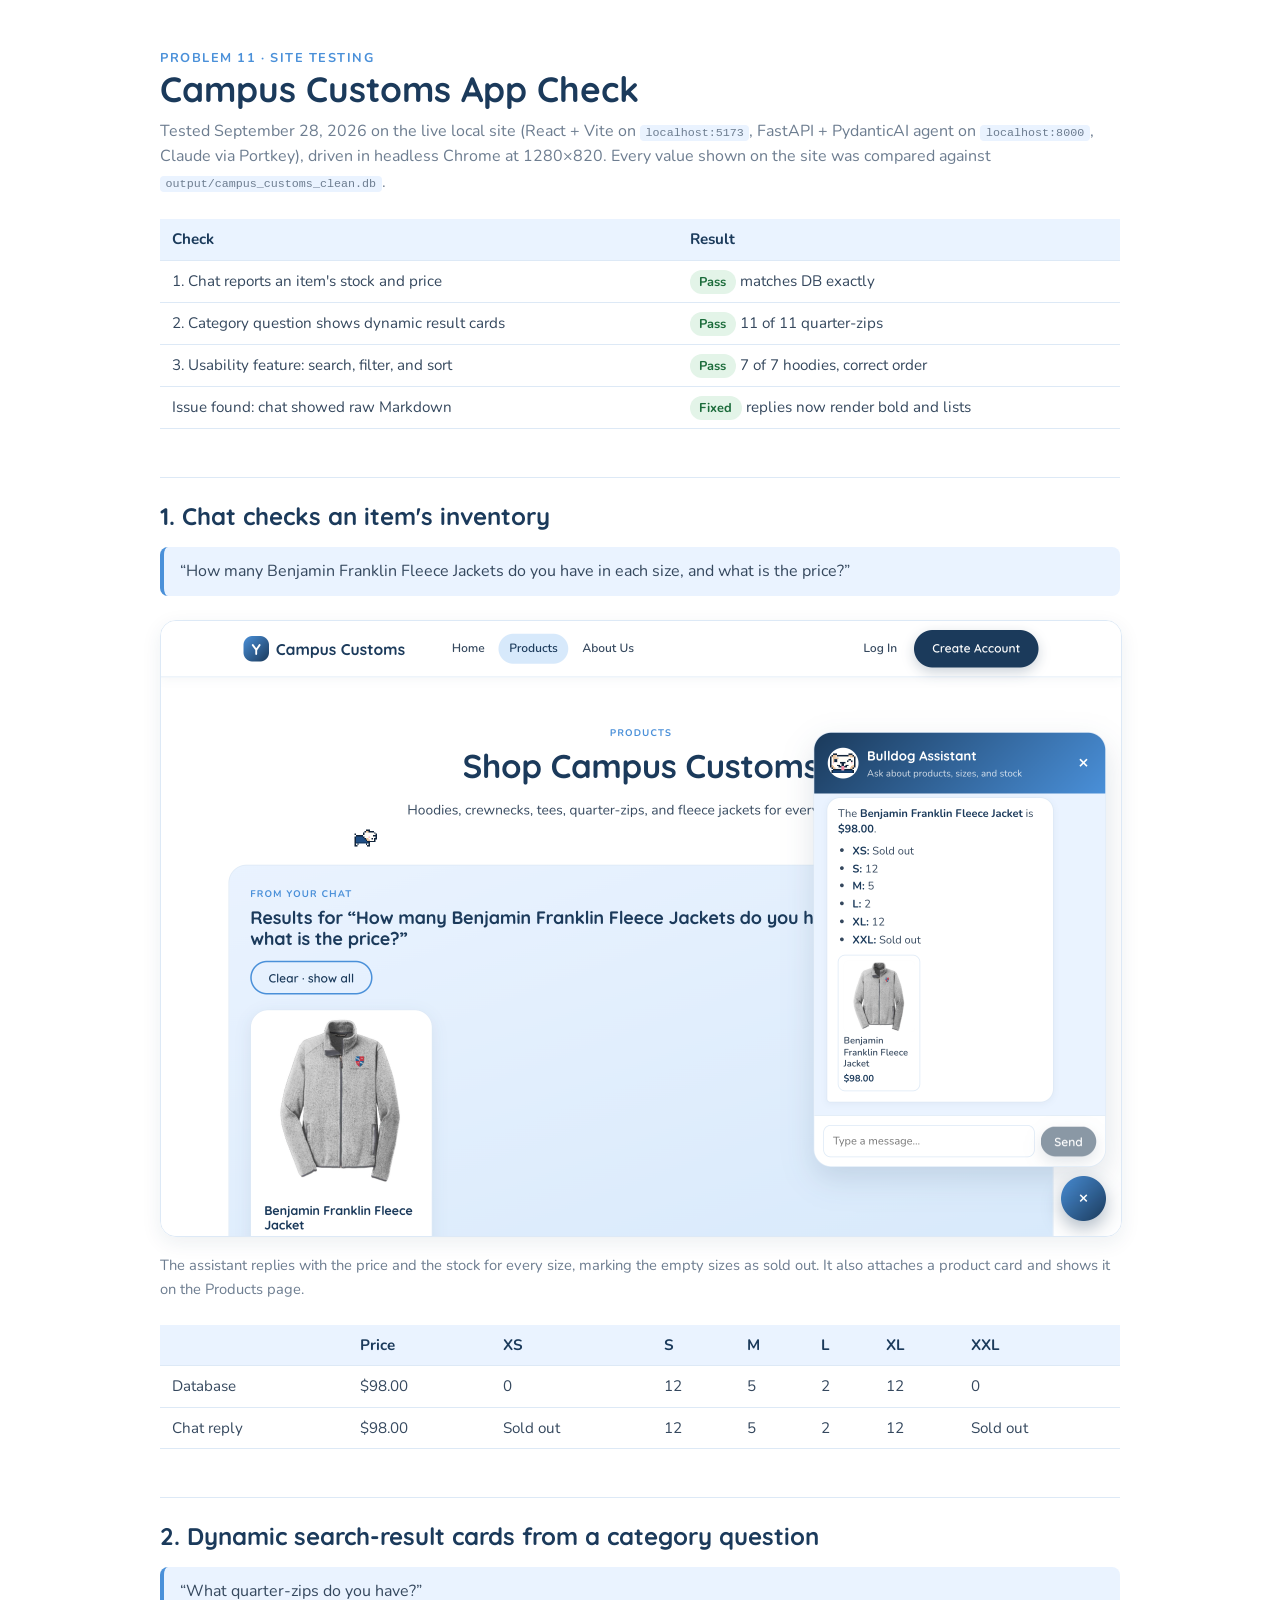
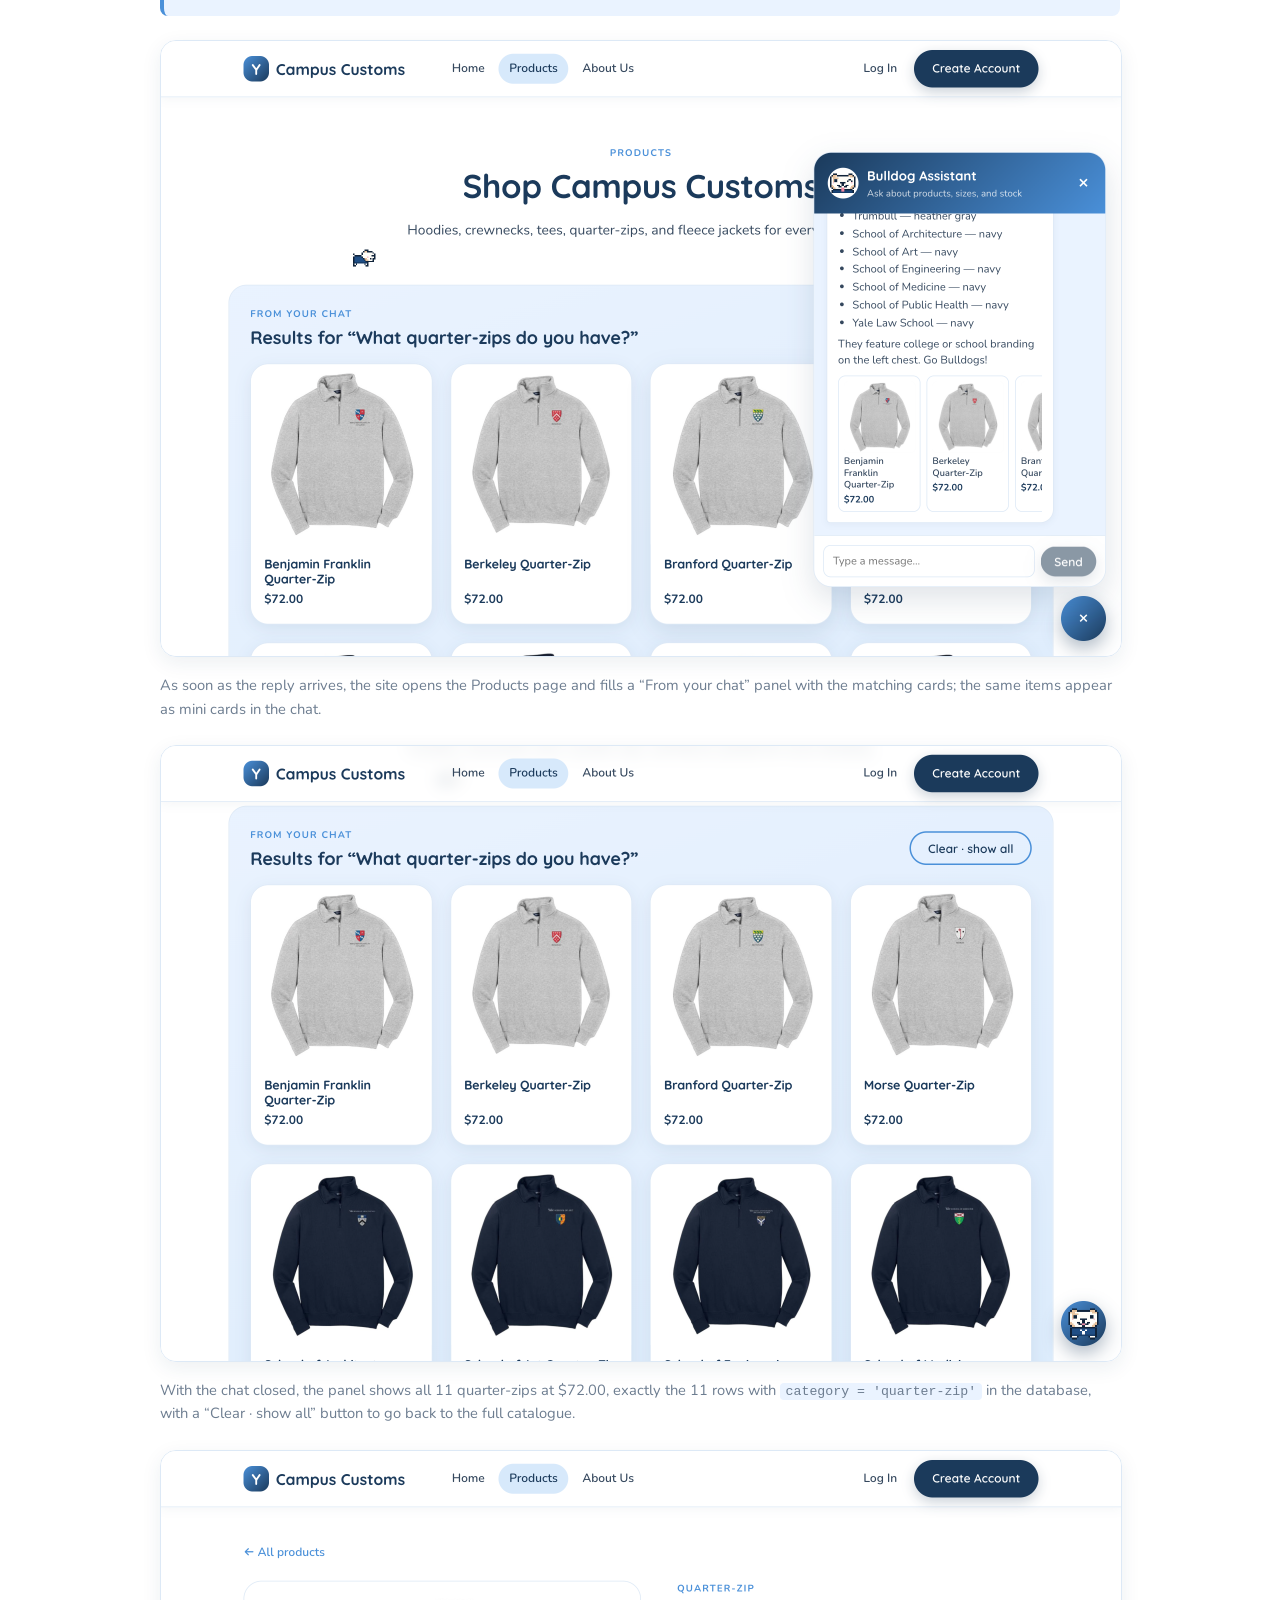
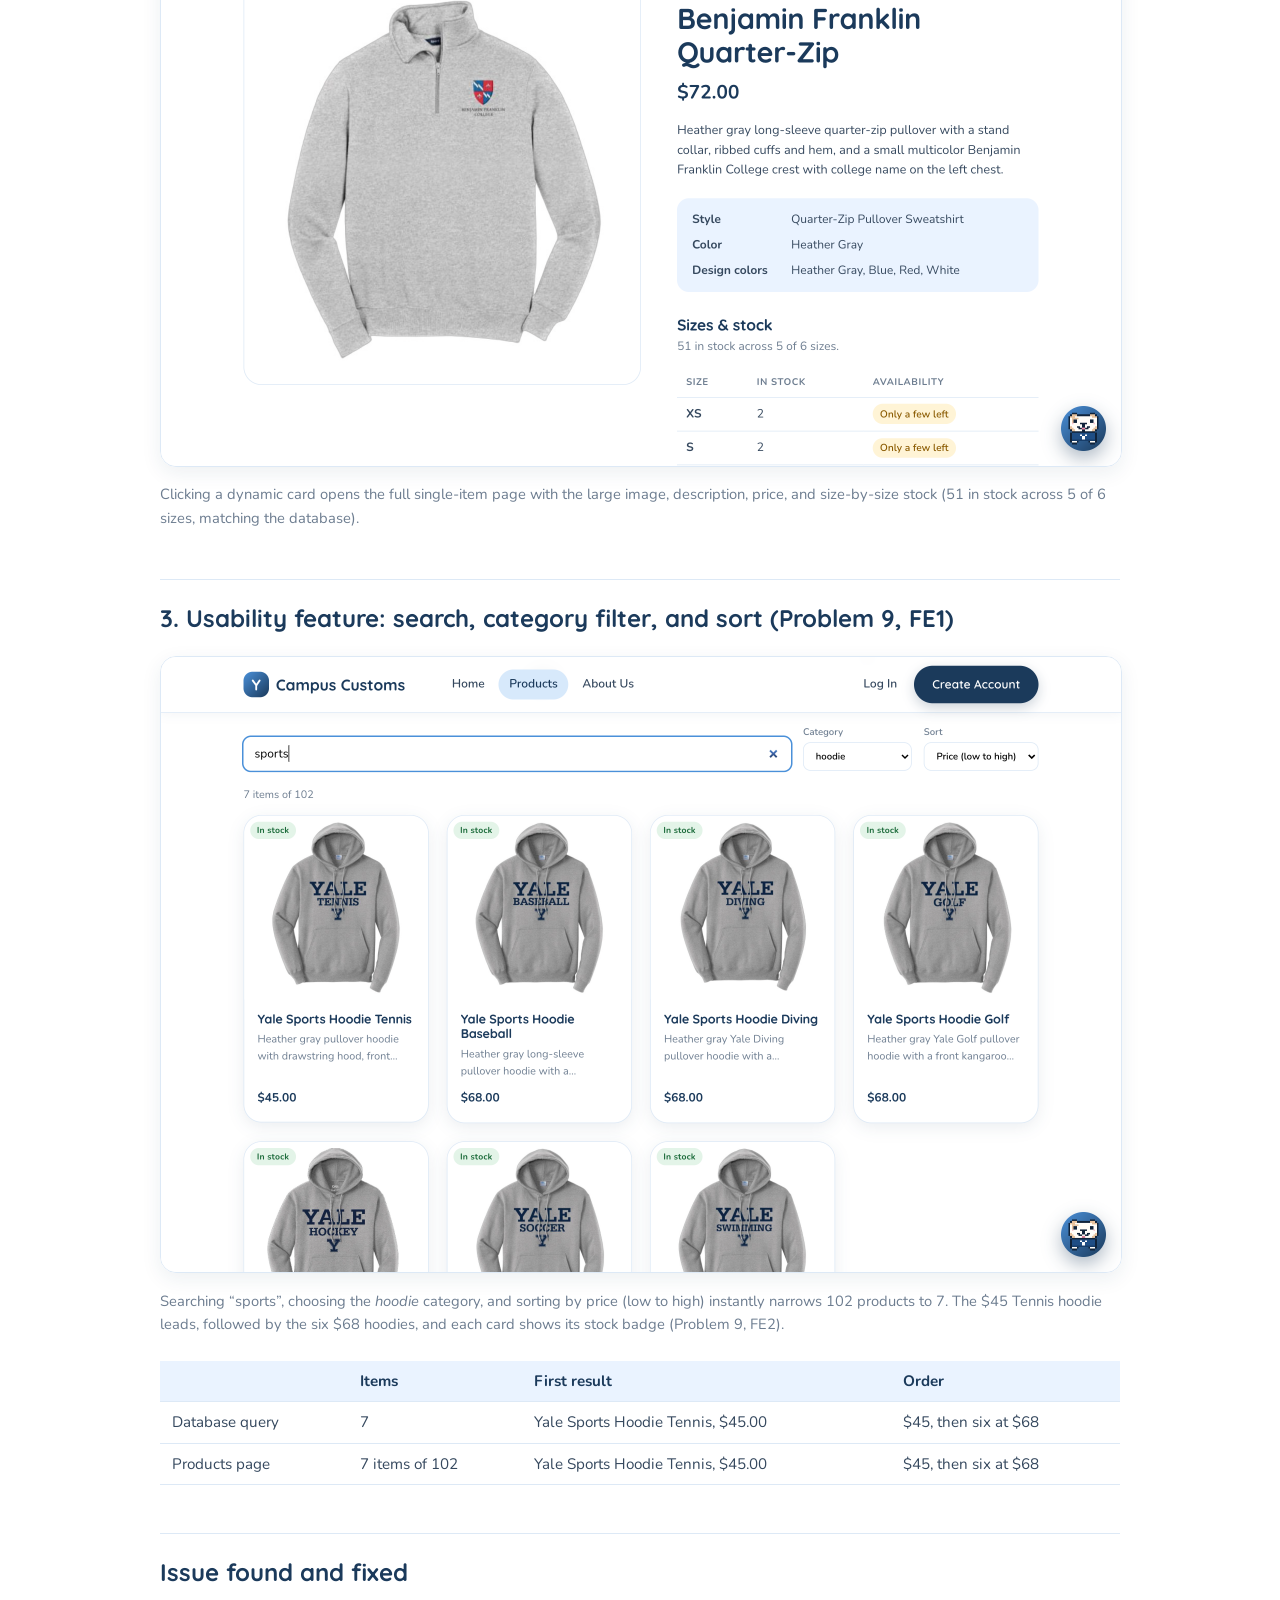
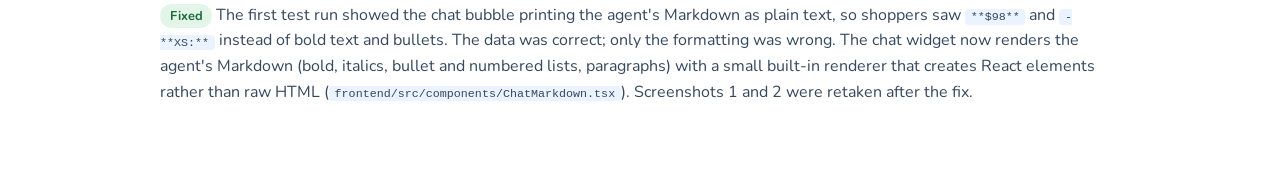
<file: output/app_check.html>
<!doctype html>
<html lang="en">
<head>
  <meta charset="UTF-8" />
  <meta name="viewport" content="width=device-width, initial-scale=1.0" />
  <title>Campus Customs — App Check (Problem 11)</title>
  <link rel="preconnect" href="https://fonts.googleapis.com" />
  <link rel="preconnect" href="https://fonts.gstatic.com" crossorigin />
  <link
    href="https://fonts.googleapis.com/css2?family=Nunito:wght@400;600;700&family=Quicksand:wght@600;700&display=swap"
    rel="stylesheet"
  />
  <style>
    :root {
      --navy: #1b3a5b;
      --blue: #4a90d9;
      --sky: #eaf3ff;
      --ink: #35485e;
      --muted: #6d7d90;
      --border: #dde9f6;
      --pass: #1b6b3a;
      --pass-bg: #e3f4e8;
      --warn: #8a5a00;
      --warn-bg: #fff4d6;
    }

    body {
      margin: 0;
      font-family: 'Nunito', system-ui, sans-serif;
      line-height: 1.6;
      color: var(--ink);
      background: #fff;
    }

    main {
      max-width: 960px;
      margin: 0 auto;
      padding: 3rem 1.25rem 4rem;
    }

    h1,
    h2,
    h3 {
      font-family: 'Quicksand', 'Nunito', sans-serif;
      color: var(--navy);
      line-height: 1.2;
    }

    h1 {
      font-size: 2.2rem;
      margin: 0 0 0.5rem;
    }

    h2 {
      margin: 3rem 0 0.75rem;
      padding-top: 1.5rem;
      border-top: 1px solid var(--border);
    }

    .eyebrow {
      margin: 0;
      color: var(--blue);
      font-size: 0.8rem;
      font-weight: 700;
      letter-spacing: 0.12em;
      text-transform: uppercase;
    }

    .meta {
      color: var(--muted);
      margin: 0 0 1.5rem;
    }

    table {
      width: 100%;
      border-collapse: collapse;
      margin: 1rem 0;
      font-size: 0.95rem;
    }

    th,
    td {
      text-align: left;
      padding: 0.5rem 0.75rem;
      border-bottom: 1px solid var(--border);
    }

    th {
      background: var(--sky);
      color: var(--navy);
    }

    .pill {
      display: inline-block;
      padding: 0.1rem 0.6rem;
      border-radius: 999px;
      font-size: 0.8rem;
      font-weight: 700;
    }

    .pass {
      background: var(--pass-bg);
      color: var(--pass);
    }

    .warn {
      background: var(--warn-bg);
      color: var(--warn);
    }

    figure {
      margin: 1.5rem 0;
    }

    figure img {
      width: 100%;
      border: 1px solid var(--border);
      border-radius: 16px;
      box-shadow: 0 6px 20px rgb(27 58 91 / 0.08);
    }

    figcaption {
      margin-top: 0.5rem;
      color: var(--muted);
      font-size: 0.92rem;
    }

    blockquote {
      margin: 1rem 0;
      padding: 0.75rem 1rem;
      background: var(--sky);
      border-left: 4px solid var(--blue);
      border-radius: 8px;
    }

    code {
      background: var(--sky);
      padding: 0.05rem 0.35rem;
      border-radius: 4px;
      font-size: 0.9em;
    }
  </style>
</head>
<body>
  <main>
    <p class="eyebrow">Problem 11 · Site testing</p>
    <h1>Campus Customs App Check</h1>
    <p class="meta">
      Tested September 28, 2026 on the live local site (React + Vite on <code>localhost:5173</code>,
      FastAPI + PydanticAI agent on <code>localhost:8000</code>, Claude via Portkey), driven in
      headless Chrome at 1280×820. Every value shown on the site was compared against
      <code>output/campus_customs_clean.db</code>.
    </p>

    <table>
      <thead>
        <tr><th>Check</th><th>Result</th></tr>
      </thead>
      <tbody>
        <tr><td>1. Chat reports an item's stock and price</td><td><span class="pill pass">Pass</span> matches DB exactly</td></tr>
        <tr><td>2. Category question shows dynamic result cards</td><td><span class="pill pass">Pass</span> 11 of 11 quarter-zips</td></tr>
        <tr><td>3. Usability feature: search, filter, and sort</td><td><span class="pill pass">Pass</span> 7 of 7 hoodies, correct order</td></tr>
        <tr><td>Issue found: chat showed raw Markdown</td><td><span class="pill pass">Fixed</span> replies now render bold and lists</td></tr>
      </tbody>
    </table>

    <h2>1. Chat checks an item's inventory</h2>
    <blockquote>“How many Benjamin Franklin Fleece Jackets do you have in each size, and what is the price?”</blockquote>
    <figure>
      <img src="app_check_images/1_inventory_chat.png" alt="Bulldog Assistant listing price and stock by size for the Benjamin Franklin Fleece Jacket" />
      <figcaption>
        The assistant replies with the price and the stock for every size, marking the empty sizes
        as sold out. It also attaches a product card and shows it on the
        Products page.
      </figcaption>
    </figure>
    <table>
      <thead>
        <tr><th></th><th>Price</th><th>XS</th><th>S</th><th>M</th><th>L</th><th>XL</th><th>XXL</th></tr>
      </thead>
      <tbody>
        <tr><td>Database</td><td>$98.00</td><td>0</td><td>12</td><td>5</td><td>2</td><td>12</td><td>0</td></tr>
        <tr><td>Chat reply</td><td>$98.00</td><td>Sold out</td><td>12</td><td>5</td><td>2</td><td>12</td><td>Sold out</td></tr>
      </tbody>
    </table>

    <h2>2. Dynamic search-result cards from a category question</h2>
    <blockquote>“What quarter-zips do you have?”</blockquote>
    <figure>
      <img src="app_check_images/2_category_cards.png" alt="Chat reply listing quarter-zips while the Products page shows matching cards" />
      <figcaption>
        As soon as the reply arrives, the site opens the Products page and fills a
        “From your chat” panel with the matching cards; the same items appear as mini cards in the chat.
      </figcaption>
    </figure>
    <figure>
      <img src="app_check_images/3_category_panel.png" alt="Results panel with quarter-zip product cards" />
      <figcaption>
        With the chat closed, the panel shows all 11 quarter-zips at $72.00, exactly the 11 rows with
        <code>category = 'quarter-zip'</code> in the database, with a “Clear · show all” button to go back to the full catalogue.
      </figcaption>
    </figure>
    <figure>
      <img src="app_check_images/4_card_detail.png" alt="Single-item page for the Benjamin Franklin Quarter-Zip" />
      <figcaption>
        Clicking a dynamic card opens the full single-item page with the large image, description,
        price, and size-by-size stock (51 in stock across 5 of 6 sizes, matching the database).
      </figcaption>
    </figure>

    <h2>3. Usability feature: search, category filter, and sort (Problem 9, FE1)</h2>
    <figure>
      <img src="app_check_images/5_filter_sort.png" alt="Products page filtered to sports hoodies sorted by price" />
      <figcaption>
        Searching “sports”, choosing the <em>hoodie</em> category, and sorting by price (low to high)
        instantly narrows 102 products to 7. The $45 Tennis hoodie leads, followed by the six $68
        hoodies, and each card shows its stock badge (Problem 9, FE2).
      </figcaption>
    </figure>
    <table>
      <thead>
        <tr><th></th><th>Items</th><th>First result</th><th>Order</th></tr>
      </thead>
      <tbody>
        <tr><td>Database query</td><td>7</td><td>Yale Sports Hoodie Tennis, $45.00</td><td>$45, then six at $68</td></tr>
        <tr><td>Products page</td><td>7 items of 102</td><td>Yale Sports Hoodie Tennis, $45.00</td><td>$45, then six at $68</td></tr>
      </tbody>
    </table>

    <h2>Issue found and fixed</h2>
    <p>
      <span class="pill pass">Fixed</span> The first test run showed the chat bubble printing the
      agent's Markdown as plain text, so shoppers saw <code>**$98**</code> and <code>- **XS:**</code>
      instead of bold text and bullets. The data was correct; only the formatting was wrong. The chat
      widget now renders the agent's Markdown (bold, italics, bullet and numbered lists, paragraphs)
      with a small built-in renderer that creates React elements rather than raw HTML
      (<code>frontend/src/components/ChatMarkdown.tsx</code>). Screenshots 1 and 2 were retaken after the fix.
    </p>
  </main>
</body>
</html>
</file>
